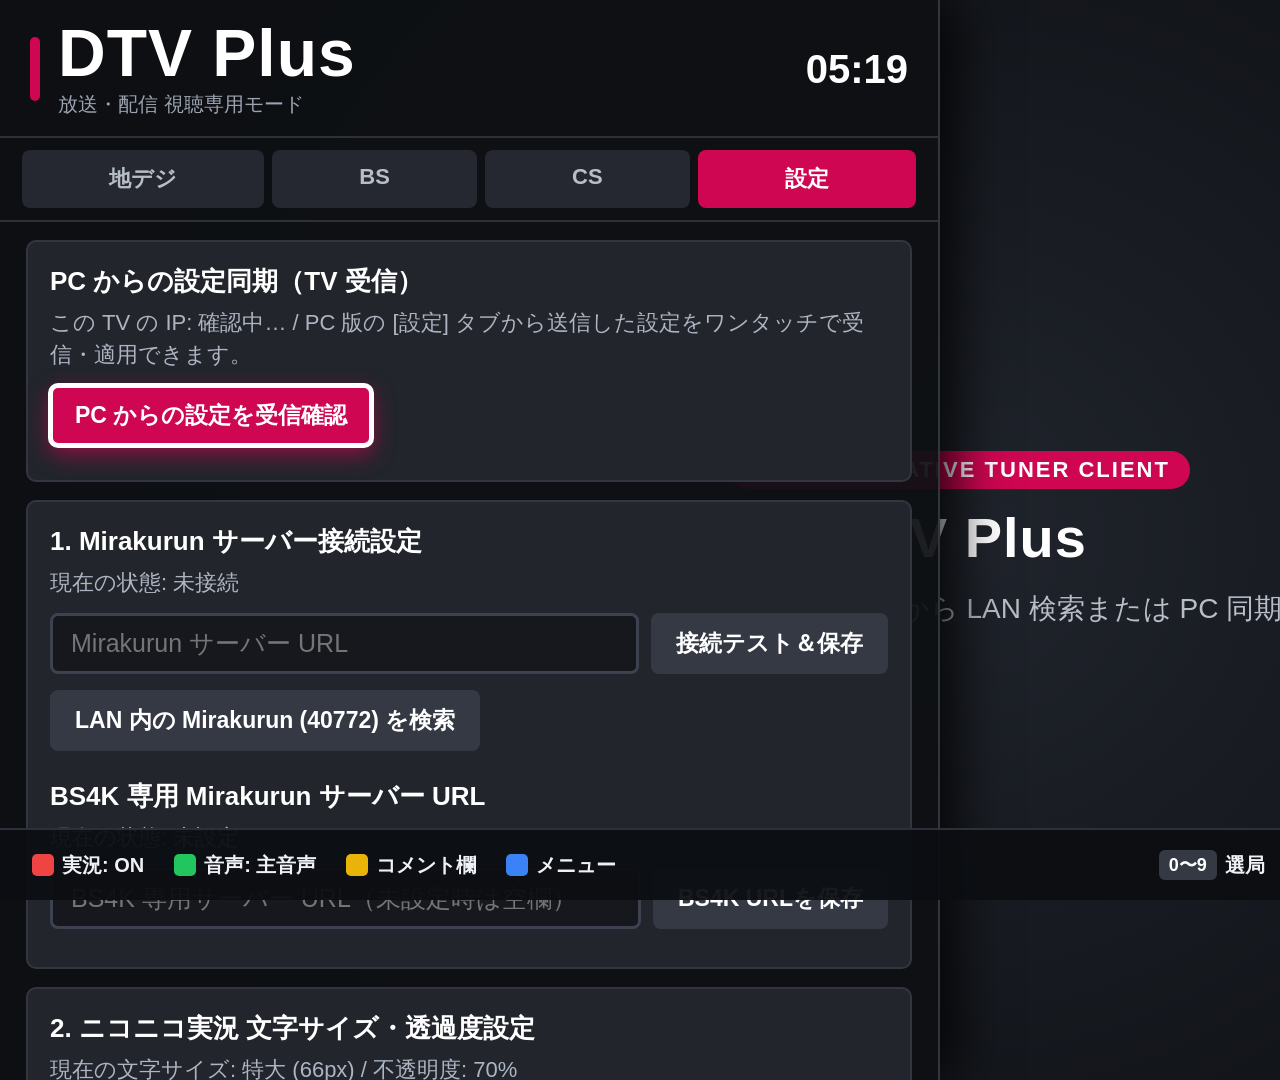
<file: app/index.html>
<!DOCTYPE html>
<html lang="ja">
<head>
  <meta charset="utf-8">
  <meta name="viewport" content="width=1920, height=1080, initial-scale=1.0, user-scalable=no">
  <title>DTV Plus</title>
  <link rel="stylesheet" href="css/app.css">
</head>
<body>
  <!-- 1. ハードウェアデコード映像レイヤー & ARIB STD-B24 字幕/文字スーパーレイヤー (L字縮小連動) -->
  <div id="video-container">
    <video id="tv-video" autoplay playsinline></video>
    <canvas id="caption-canvas" width="1920" height="1080"></canvas>
    <canvas id="superimpose-canvas" width="1920" height="1080"></canvas>
  </div>

  <!-- 待機画面 -->
  <div id="standby-placeholder">
    <div class="standby-badge">LG webOS NATIVE TUNER CLIENT</div>
    <div class="standby-logo">DTV Plus</div>
    <div id="standby-msg" class="standby-msg">Mirakurun サーバーへ接続しています…</div>
  </div>

  <!-- 1b. ARIB BML データ放送オーバーレイレイヤー (web-bml) -->
  <div id="bml-overlay" class="hidden">
    <div id="bml-stage" class="bml-stage">
      <div id="bml-content" class="bml-content-host"></div>
    </div>
    <div id="bml-input-overlay" class="bml-input-overlay" style="display:none;">
      <div class="bml-input-title">データ放送 文字入力</div>
      <div><input type="text" class="tver-input" style="width:100%; margin:10px 0;"></div>
      <div class="bml-input-actions">
        <button class="submit btn-action">確定</button>
        <button class="cancel btn-action">キャンセル</button>
      </div>
    </div>
    <div id="bml-status-badge" class="bml-status-badge" style="display:none;">データ取得中…</div>
  </div>

  <!-- 2. ニコニコ実況 GPU弾幕レイヤー -->
  <div id="danmaku-layer"></div>

  <!-- 3. LG純正風 リッチ通知カード -->
  <div id="rich-toast" class="type-info">
    <div id="toast-title" class="toast-title">通知</div>
    <div id="toast-detail" class="toast-detail"></div>
  </div>

  <!-- 3b. LG純正 SimilarListISDB 準拠 チャンネル番号入力＆候補リスト (左上) -->
  <div id="similar-list-box" class="hidden">
    <div class="sim-input-header">
      <span id="sim-band-badge" class="sim-band-badge">BS</span>
      <span id="sim-digits" class="sim-digits">---</span>
      <span id="sim-mode-hint" class="sim-mode-hint">3桁入力 / 候補選択</span>
    </div>
    <div id="sim-list-body" class="sim-list-body"></div>
  </div>

  <!-- 3c. LG純正風 データ放送あり通知アイコン (選局初回のみ右下に数秒表示 / クリックで起動) -->
  <div id="bml-avail-badge" class="bml-avail-badge hidden" title="データ放送を開く (d)">
    <span class="bml-avail-d">d</span>
    <span class="bml-avail-txt">データ</span>
  </div>

  <!-- 4. 下部 OSD 番組情報バナー -->
  <div id="osd-banner">
    <div class="osd-top-row">
      <div class="osd-ch-wrap">
        <span id="osd-remocon" class="osd-remocon-badge">1</span>
        <img id="osd-logo" class="osd-ch-logo" alt="" style="display:none;">
        <span id="osd-ch-name" class="osd-ch-name">チャンネル未選択</span>
      </div>
      <div class="osd-badges">
        <span id="osd-rec-btn" class="pill-badge rec-btn">● 録画予約</span>
        <span id="osd-mode-badge" class="pill-badge live">LIVE TS</span>
        <span id="osd-bml-badge" class="pill-badge bml-avail-pill" style="display:none;">データd</span>
        <span id="osd-sub-badge" class="pill-badge">字幕: OFF</span>
        <span id="osd-audio-badge" class="pill-badge">音声: 主音声</span>
        <span id="osd-jk-badge" class="pill-badge jk">実況: --</span>
      </div>
    </div>
    <div id="osd-prog-title" class="osd-prog-title">番組情報を取得中…</div>
    <div class="osd-time-row">
      <span id="osd-time-text" class="osd-time-text">--:-- 〜 --:--</span>
      <div class="osd-progress-track">
        <div id="osd-progress-fill" class="osd-progress-fill"></div>
      </div>
    </div>
    <div id="osd-desc" class="osd-desc"></div>
    <div id="osd-next" class="osd-next"></div>
  </div>

  <!-- 5. 左側 DTV メインメニュー -->
  <div id="left-drawer">
    <div class="drawer-header">
      <div class="brand-title">
        <div class="brand-accent-bar"></div>
        <div class="brand-text-col">
          <span class="brand-main">DTV Plus</span>
          <span id="brand-mode-sub" class="brand-sub">放送・配信・録画統合ビューワー</span>
        </div>
      </div>
      <div id="header-clock" class="header-clock">--:--</div>
    </div>

    <div id="nav-tabs" class="nav-tabs"></div>
    <div id="drawer-body"></div>
  </div>

  <!-- 6. 番組表オーバーレイ -->
  <div id="epg-overlay" class="hidden">
    <div class="epg-top-bar">
      <div class="epg-title-wrap">
        <div class="brand-accent-bar"></div>
        <span class="epg-main-title">番組表</span>
        <span id="epg-range-label" class="brand-sub">本日の番組</span>
      </div>
      <div id="epg-controls" class="epg-controls">
        <button class="btn-action" data-epg-type="GR">地デジ</button>
        <button class="btn-action" data-epg-type="BS">BS</button>
        <button class="btn-action" data-epg-type="BS4K">BS4K</button>
        <button class="btn-action" data-epg-type="CS">CS</button>
        <button class="btn-action" data-epg-type="ABEMA">ABEMA</button>
        <button class="btn-action" data-epg-shift="-24">◀前日</button>
        <button class="btn-action" data-epg-shift="-3">◀-3h</button>
        <button class="btn-action" data-epg-shift="0">現在</button>
        <button class="btn-action" data-epg-shift="3">+3h▶</button>
        <button class="btn-action" data-epg-shift="24">翌日▶</button>
        <button class="btn-action" id="btn-epg-close">閉じる</button>
      </div>
    </div>
    <div class="epg-header-row">
      <div class="epg-time-corner">時刻</div>
      <div id="epg-ch-headers"></div>
    </div>
    <div class="epg-viewport">
      <div id="epg-time-axis"></div>
      <div id="epg-grid-scroll">
        <div id="epg-columns-wrap"></div>
      </div>
    </div>
  </div>

  <!-- 6b. 全画面 録画・保存ライブラリ (EPGStation 録画一覧 + TVer/ABEMA 保存管理) -->
  <div id="recorded-overlay" class="hidden">
    <div class="rec-top-bar">
      <div class="rec-title-wrap">
        <div class="brand-accent-bar" style="height:40px;"></div>
        <span class="epg-main-title">録画・保存ライブラリ</span>
        <span id="rec-count-label" class="brand-sub">読み込み中…</span>
        <span id="rec-storage-badge" class="rec-storage-badge"></span>
      </div>
      <div id="rec-toolbar" class="rec-toolbar">
        <button class="btn-action" data-rec-sort="date_desc">新しい順 ▼</button>
        <button class="btn-action" data-rec-sort="date_asc">古い順 ▲</button>
        <button class="btn-action" data-rec-sort="title_asc">番組名順</button>
        <button class="btn-action" data-rec-sort="duration_desc">長さ順</button>
        <button class="btn-action" data-rec-sort="resume_first">視聴途中優先</button>
        <input id="rec-search-input" type="text" class="rec-search-input" placeholder="録画キーワード検索…">
        <button class="btn-action" id="btn-rec-search">検索</button>
        <button class="btn-action" id="btn-rec-reload">更新</button>
        <button class="btn-action" id="btn-rec-close">閉じる</button>
      </div>
    </div>
    <div class="rec-body-split">
      <div id="rec-sidebar" class="rec-sidebar"></div>
      <div class="rec-main-pane">
        <div id="rec-main-list" class="rec-main-list"></div>
        <div id="rec-pager-bar" class="rec-pager-bar"></div>
      </div>
    </div>
  </div>

  <!-- 7. 番組詳細 & 録画・保存確認モーダル -->
  <div id="modal-backdrop" class="hidden">
    <div class="modal-card">
      <div id="modal-sub" class="modal-sub"></div>
      <div id="modal-title" class="modal-title"></div>
      <div id="modal-body" class="modal-body"></div>
      <div id="modal-actions" class="modal-actions"></div>
    </div>
  </div>

  <!-- 8. 右側 リアルタイム実況コメントログ -->
  <div id="right-comment-panel" class="closed">
    <div class="comment-panel-hdr">
      <span id="comment-panel-title" class="comment-panel-title">ニコニコ実況</span>
      <span id="comment-force" class="comment-force">0 コメ/分</span>
    </div>
    <div id="comment-log-list"></div>
  </div>

  <!-- 9. 下部 リモコンガイドバー (折り返し完全防止 + データ放送連動ガイド切替) -->
  <div id="bottom-guide-bar">
    <div id="guide-normal-wrap" class="guide-bar-inner">
      <div class="guide-group">
        <div id="btn-guide-red" class="guide-btn">
          <span class="color-dot dot-red"></span><span id="label-red">実況: ON</span>
        </div>
        <div id="btn-guide-green" class="guide-btn">
          <span class="color-dot dot-green"></span><span id="label-green">音声: 主音声</span>
        </div>
        <div id="btn-guide-yellow" class="guide-btn">
          <span class="color-dot dot-yellow"></span><span>コメント欄</span>
        </div>
        <div id="btn-guide-blue" class="guide-btn">
          <span class="color-dot dot-blue"></span><span>メニュー</span>
        </div>
      </div>
      <div class="guide-group">
        <div class="guide-btn" id="btn-guide-3digit">
          <span class="key-cap">0〜9</span><span>選局</span>
        </div>
        <div class="guide-btn" id="btn-guide-sub">
          <span class="key-cap">字幕</span><span id="label-sub">字幕: OFF</span>
        </div>
        <div class="guide-btn" id="btn-guide-bml">
          <span class="key-cap key-cap-bml">d</span><span>データ</span>
        </div>
        <div class="guide-btn" id="btn-guide-epg">
          <span class="key-cap">番組表</span><span>番組表</span>
        </div>
        <div class="guide-btn" id="btn-guide-reclist">
          <span class="key-cap">録画一覧</span><span>録画</span>
        </div>
        <div class="guide-btn" id="btn-guide-rec">
          <span id="keycap-rec" class="key-cap key-cap-rec">●録画</span><span id="label-rec">開始</span>
        </div>
        <div class="guide-btn" id="btn-guide-info">
          <span class="key-cap">決定</span><span>情報</span>
        </div>
      </div>
    </div>

    <div id="guide-bml-wrap" class="guide-bar-inner hidden">
      <div class="guide-group">
        <div id="btn-bml-blue" class="guide-btn">
          <span class="color-dot dot-blue"></span><span>青</span>
        </div>
        <div id="btn-bml-red" class="guide-btn">
          <span class="color-dot dot-red"></span><span>赤</span>
        </div>
        <div id="btn-bml-green" class="guide-btn">
          <span class="color-dot dot-green"></span><span>緑</span>
        </div>
        <div id="btn-bml-yellow" class="guide-btn">
          <span class="color-dot dot-yellow"></span><span>黄</span>
        </div>
      </div>
      <div class="guide-group bml-dpad-group">
        <div class="guide-btn bml-nav-btn" id="btn-bml-left" title="左へ移動">◀</div>
        <div class="guide-btn bml-nav-btn" id="btn-bml-up" title="上へ移動">▲</div>
        <div class="guide-btn bml-nav-btn" id="btn-bml-down" title="下へ移動">▼</div>
        <div class="guide-btn bml-nav-btn" id="btn-bml-right" title="右へ移動">▶</div>
        <div class="guide-btn bml-ok-btn" id="btn-bml-ok" title="決定">決定</div>
      </div>
      <div class="guide-group bml-num-group" id="bml-num-group" style="display:none;">
        <div class="guide-btn bml-nav-btn" data-bml-digit="1">1</div>
        <div class="guide-btn bml-nav-btn" data-bml-digit="2">2</div>
        <div class="guide-btn bml-nav-btn" data-bml-digit="3">3</div>
        <div class="guide-btn bml-nav-btn" data-bml-digit="4">4</div>
        <div class="guide-btn bml-nav-btn" data-bml-digit="5">5</div>
        <div class="guide-btn bml-nav-btn" data-bml-digit="6">6</div>
        <div class="guide-btn bml-nav-btn" data-bml-digit="7">7</div>
        <div class="guide-btn bml-nav-btn" data-bml-digit="8">8</div>
        <div class="guide-btn bml-nav-btn" data-bml-digit="9">9</div>
        <div class="guide-btn bml-nav-btn" data-bml-digit="0">0</div>
      </div>
      <div class="guide-group">
        <div class="guide-btn" id="btn-bml-back">
          <span class="key-cap">戻る</span><span>前の画面</span>
        </div>
        <div class="guide-btn" id="btn-bml-sub">
          <span class="key-cap">字幕</span><span id="label-bml-sub">字幕: OFF</span>
        </div>
        <div class="guide-btn" id="btn-bml-close">
          <span class="key-cap key-cap-bml">d</span><span>閉じる</span>
        </div>
      </div>
    </div>
  </div>

  <script src="js/luna.js"></script>
  <script src="js/jikkyo.js"></script>
  <script src="js/mirakurun.js"></script>
  <script src="js/epgstation.js"></script>
  <script src="js/tver.js"></script>
  <script src="js/arib_bundle.js"></script>
  <script src="js/arib_manager.js"></script>
  <script src="js/qrcode.js"></script>
  <script src="js/app.js"></script>
</body>
</html>
</file>
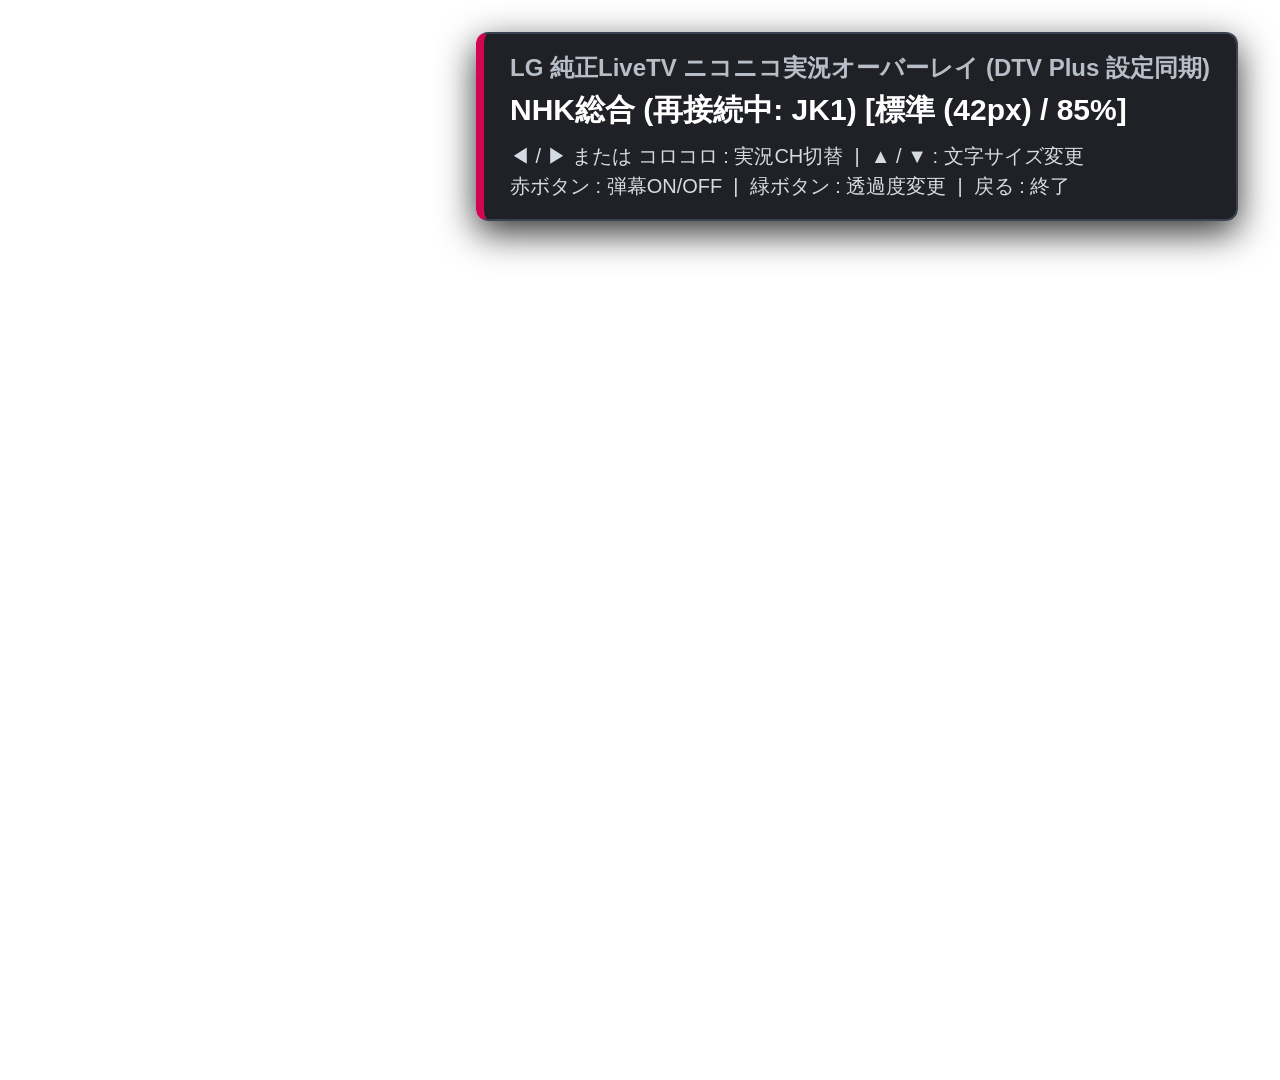
<file: overlay-app/index.html>
<!DOCTYPE html>
<html lang="ja">
<head>
  <meta charset="utf-8">
  <meta name="viewport" content="width=1920, height=1080, initial-scale=1.0, user-scalable=no">
  <title>DTV 実況オーバーレイ</title>
  <style>
    * { box-sizing: border-box; -webkit-user-select: none; user-select: none; }
    html, body {
      margin: 0; padding: 0;
      width: 1920px; height: 1080px;
      overflow: hidden;
      background-color: transparent !important;
      color: #ffffff;
      font-family: "LG Smart UI", "Noto Sans CJK JP", sans-serif;
    }
    #danmaku-layer {
      position: absolute;
      top: 0; left: 0;
      width: 1920px; height: 1080px;
      overflow: hidden;
      pointer-events: none;
    }
    .jk-bullet {
      position: absolute;
      left: 0;
      white-space: nowrap;
      font-weight: bold;
      line-height: 1.15;
      text-shadow:
        2px 2px 0 rgba(0, 0, 0, 0.95),
        -2px -2px 0 rgba(0, 0, 0, 0.95),
        2px -2px 0 rgba(0, 0, 0, 0.95),
        -2px 2px 0 rgba(0, 0, 0, 0.95);
      will-change: transform;
    }
    #hud {
      position: absolute;
      top: 32px; right: 42px;
      background-color: rgba(18, 20, 25, 0.94);
      border: 2px solid #3c424f;
      border-left: 8px solid #cf0652;
      border-radius: 12px;
      padding: 18px 26px;
      min-width: 460px;
      box-shadow: 0 12px 36px rgba(0, 0, 0, 0.8);
      -webkit-transition: opacity 0.25s ease;
      transition: opacity 0.25s ease;
    }
    #hud.hidden { opacity: 0; pointer-events: none; }
    .hud-title { font-size: 24px; font-weight: bold; color: #b8bec8; margin-bottom: 6px; }
    .hud-ch { font-size: 30px; font-weight: bold; color: #ffffff; margin-bottom: 10px; }
    .hud-hint { font-size: 20px; color: #d5dbe3; line-height: 1.5; }
  </style>
</head>
<body>
  <div id="danmaku-layer"></div>
  <div id="hud">
    <div class="hud-title">LG 純正LiveTV ニコニコ実況オーバーレイ (DTV Plus 設定同期)</div>
    <div id="hud-ch" class="hud-ch">設定を読み込み中…</div>
    <div class="hud-hint">
      ◀ / ▶ または コロコロ : 実況CH切替 &nbsp;|&nbsp; ▲ / ▼ : 文字サイズ変更<br>
      赤ボタン : 弾幕ON/OFF &nbsp;|&nbsp; 緑ボタン : 透過度変更 &nbsp;|&nbsp; 戻る : 終了
    </div>
  </div>

  <script src="jikkyo.js"></script>
  <script>
    (function () {
      'use strict';
      var channels = window.JikkyoModule.JIKKYO_CHANNELS;
      var sizeKeys = ['small', 'medium', 'large', 'xlarge'];
      var opacities = [0.25, 0.50, 0.70, 0.85, 1.0];
      var currentIdx = 0;
      var curSizeKey = 'medium';
      var curOpacity = 0.85;
      var lastWheel = 0;

      var hud = document.getElementById('hud');
      var hudCh = document.getElementById('hud-ch');
      var hudTimer = null;
      var statusStr = '';

      var engine = new window.JikkyoModule.JikkyoEngine(document.getElementById('danmaku-layer'), {
        onStatus: function (st) {
          statusStr = st;
          updateHudLabel();
        }
      });

      function applyPrefsObject(p, allowSwitchChannel) {
        if (!p) return;
        if (p.fontSizeKey && sizeKeys.indexOf(p.fontSizeKey) !== -1 && p.fontSizeKey !== curSizeKey) {
          curSizeKey = p.fontSizeKey;
          engine.setFontSizeKey(curSizeKey);
        }
        if (typeof p.opacity === 'number' && Math.abs(p.opacity - curOpacity) > 0.01) {
          curOpacity = p.opacity;
          engine.setOpacity(curOpacity);
        }
        if (typeof p.enabled === 'boolean' && p.enabled !== engine.enabled) {
          engine.setEnabled(p.enabled);
        }
        if (allowSwitchChannel && p.jkId) {
          for (var i = 0; i < channels.length; i++) {
            if (channels[i].id === p.jkId) {
              currentIdx = i;
              break;
            }
          }
        }
        updateHudLabel();
      }

      function persistToSharedDaemon() {
        if (window.JikkyoModule.syncSharedPrefs) {
          window.JikkyoModule.syncSharedPrefs({
            enabled: engine.enabled,
            fontSizeKey: curSizeKey,
            opacity: curOpacity,
            jkId: channels[currentIdx].id
          });
        }
      }

      function updateHudLabel() {
        var ch = channels[currentIdx];
        var preset = window.JikkyoModule.FONT_SIZE_PRESETS[curSizeKey] || window.JikkyoModule.FONT_SIZE_PRESETS.medium;
        var op = Math.round(curOpacity * 100) + '%';
        var onOff = engine.enabled ? '' : ' [OFF]';
        hudCh.textContent = ch.name + ' (' + (statusStr || ch.id.toUpperCase()) + ')' + onOff + '  [' + preset.label + ' / ' + op + ']';
      }

      function showHud() {
        updateHudLabel();
        hud.className = '';
        if (hudTimer) clearTimeout(hudTimer);
        hudTimer = setTimeout(function () { hud.className = 'hidden'; }, 5500);
      }

      function selectIndex(idx) {
        currentIdx = (idx + channels.length) % channels.length;
        var ch = channels[currentIdx];
        engine.connect(ch.id);
        persistToSharedDaemon();
        showHud();
      }

      // 1. まず launchParams があれば反映し、続けてデーモン (127.0.0.1:7019/api/prefs/jikkyo) から DTV Plus の最新設定を取得して適用
      var hasLaunchJk = false;
      try {
        if (window.PalmSystem && window.PalmSystem.launchParams) {
          var lp = JSON.parse(window.PalmSystem.launchParams);
          if (lp && lp.jkId) hasLaunchJk = true;
          applyPrefsObject(lp, true);
        }
      } catch (e) {}

      window.JikkyoModule.fetchSharedPrefs(function (err, shared) {
        if (!err && shared) {
          applyPrefsObject(shared, !hasLaunchJk);
        }
        engine.setFontSizeKey(curSizeKey);
        engine.setOpacity(curOpacity);
        selectIndex(currentIdx);
      });

      // DTV Plus 側で後から設定変更された場合も自動追従 (5秒ポーリング)
      setInterval(function () {
        window.JikkyoModule.fetchSharedPrefs(function (err, shared) {
          if (!err && shared) {
            applyPrefsObject(shared, false);
          }
        });
      }, 5000);

      document.addEventListener('keydown', function (ev) {
        var c = ev.keyCode;
        if (c === 37) { ev.preventDefault(); selectIndex(currentIdx - 1); }
        else if (c === 39) { ev.preventDefault(); selectIndex(currentIdx + 1); }
        else if (c === 38) {
          ev.preventDefault();
          var si = Math.min(sizeKeys.length - 1, sizeKeys.indexOf(curSizeKey) + 1);
          curSizeKey = sizeKeys[si];
          engine.setFontSizeKey(curSizeKey);
          persistToSharedDaemon();
          showHud();
        } else if (c === 40) {
          ev.preventDefault();
          var si2 = Math.max(0, sizeKeys.indexOf(curSizeKey) - 1);
          curSizeKey = sizeKeys[si2];
          engine.setFontSizeKey(curSizeKey);
          persistToSharedDaemon();
          showHud();
        } else if (c === 403 || c === 82) {
          ev.preventDefault();
          engine.setEnabled(!engine.enabled);
          persistToSharedDaemon();
          showHud();
        } else if (c === 404 || c === 71) {
          ev.preventDefault();
          var nextOp = opacities[0];
          for (var i = 0; i < opacities.length; i++) {
            if (Math.abs(opacities[i] - curOpacity) < 0.04) {
              nextOp = opacities[(i + 1) % opacities.length];
              break;
            }
          }
          curOpacity = nextOp;
          engine.setOpacity(curOpacity);
          persistToSharedDaemon();
          showHud();
        } else if (c === 13) {
          ev.preventDefault();
          showHud();
        } else if (c === 461 || c === 27 || c === 8) {
          ev.preventDefault();
          engine.disconnect();
          window.close();
          if (window.PalmSystem && window.PalmSystem.platformBack) {
            window.PalmSystem.platformBack();
          }
        }
      });

      // Magicリモコンのコロコロで実況チャンネル切替
      function onWheel(ev) {
        var d = ev.wheelDelta ? -ev.wheelDelta : (ev.deltaY || 0);
        if (!d) return;
        ev.preventDefault();
        var now = Date.now();
        if (now - lastWheel < 300) return;
        lastWheel = now;
        selectIndex(currentIdx + (d < 0 ? 1 : -1));
      }
      window.addEventListener('mousewheel', onWheel, false);
      window.addEventListener('wheel', onWheel, false);
    })();
  </script>
</body>
</html>
</file>
<file: app/css/app.css>
/* -*- coding: utf-8 -*-
 * app.css - LG webOS 純正 DTV アプリ基調テーマ & 55インチ大型タイポグラフィ
 * フォーカス色: #cf0652 (LG Signature Magenta) / 背景: ダークスレートチャコール
 * Chromium 53 (Blink 53) 完全互換: gap / grid / inset / @layer 不使用
 */
* {
  box-sizing: border-box;
  -webkit-user-select: none;
  user-select: none;
}

@font-face {
  font-family: "丸ゴシック";
  src: url("../fonts/KosugiMaru-Regular.woff2") format("woff2");
  font-weight: normal;
  font-style: normal;
}

@font-face {
  font-family: "丸ゴシック";
  src: url("../fonts/KosugiMaru-Bold.woff2") format("woff2");
  font-weight: bold;
  font-style: normal;
}

@font-face {
  font-family: "太丸ゴシック";
  src: url("../fonts/KosugiMaru-Bold.woff2") format("woff2");
  font-weight: normal;
  font-style: normal;
}

@font-face {
  font-family: "角ゴシック";
  src: url("../fonts/Kosugi-Regular.woff2") format("woff2");
  font-weight: normal;
  font-style: normal;
}

html, body {
  margin: 0;
  padding: 0;
  width: 1920px;
  height: 1080px;
  overflow: hidden;
  background-color: #000000;
  color: #ffffff;
  font-family: "LG Smart UI", "LG Smart", "Noto Sans CJK JP", "Noto Sans JP", sans-serif;
  font-size: 24px;
}

/* 1. ハードウェア動画レイヤー & ARIB 字幕/文字スーパーレイヤー */
#video-container {
  position: absolute;
  top: 0;
  left: 0;
  width: 1920px;
  height: 1080px;
  background-color: #000000;
  overflow: hidden;
  z-index: 1;
}

#tv-video {
  width: 100%;
  height: 100%;
  background-color: #000000;
  display: block;
}

#caption-canvas,
#superimpose-canvas {
  position: absolute;
  top: 0;
  left: 0;
  width: 100%;
  height: 100%;
  pointer-events: none;
}

#caption-canvas {
  z-index: 3;
}

#superimpose-canvas {
  z-index: 4;
}

/* 1b. ARIB BML データ放送レイヤー */
#bml-overlay {
  position: absolute;
  top: 0;
  left: 0;
  width: 1920px;
  height: 1080px;
  overflow: hidden;
  z-index: 6;
  touch-action: manipulation;
}

#bml-overlay.hidden {
  display: none;
}

#bml-overlay.bml-pointer-hit,
#bml-overlay.bml-pointer-hit * {
  cursor: pointer !important;
}

.bml-tap-ripple {
  position: fixed;
  width: 34px;
  height: 34px;
  margin-left: -17px;
  margin-top: -17px;
  border-radius: 50%;
  border: 3px solid rgba(0, 196, 255, 0.92);
  background-color: rgba(0, 196, 255, 0.22);
  pointer-events: none;
  z-index: 30;
  -webkit-transform: scale(0.55);
  transform: scale(0.55);
  opacity: 0.95;
  -webkit-transition: -webkit-transform 0.24s ease-out, opacity 0.24s ease-out;
  transition: transform 0.24s ease-out, opacity 0.24s ease-out;
}

.bml-tap-ripple.expand {
  -webkit-transform: scale(1.45);
  transform: scale(1.45);
  opacity: 0;
}

.bml-dpad-group .bml-nav-btn {
  min-width: 48px;
  justify-content: center;
  padding-left: 12px;
  padding-right: 12px;
  font-weight: bold;
  touch-action: manipulation;
}

.bml-dpad-group .bml-ok-btn {
  background-color: #cf0652;
  border-color: #ff4d8d;
  color: #ffffff;
  font-weight: bold;
  padding-left: 18px;
  padding-right: 18px;
  touch-action: manipulation;
}

.bml-dpad-group .bml-ok-btn:hover {
  background-color: #e61666;
}

.bml-stage {
  position: absolute;
  top: 0;
  left: 0;
  width: 960px;
  height: 540px;
  -webkit-transform-origin: 0 0;
  transform-origin: 0 0;
  -webkit-transform: scale(2, 2);
  transform: scale(2, 2);
}

.bml-content-host {
  width: 100%;
  height: 100%;
  position: relative;
}

.bml-status-badge {
  position: absolute;
  right: 38px;
  bottom: 92px;
  background-color: rgba(16, 18, 24, 0.92);
  border: 2px solid #cf0652;
  color: #ffffff;
  font-size: 23px;
  font-weight: bold;
  padding: 8px 22px;
  border-radius: 8px;
  white-space: nowrap;
  box-shadow: 0 8px 24px rgba(0, 0, 0, 0.8);
  z-index: 15;
}

/* LG純正風: 選局初回の右下「d データ」通知アイコン (データ放送ありチャンネルのみ) */
.bml-avail-badge {
  position: absolute;
  right: 46px;
  bottom: 108px;
  z-index: 12;
  display: -webkit-flex;
  display: flex;
  -webkit-align-items: center;
  align-items: center;
  padding: 8px 18px 8px 10px;
  border-radius: 10px;
  background-color: rgba(14, 18, 26, 0.86);
  border: 2px solid rgba(255, 255, 255, 0.28);
  box-shadow: 0 10px 28px rgba(0, 0, 0, 0.72);
  color: #ffffff;
  opacity: 0;
  pointer-events: none;
  -webkit-transition: opacity 0.28s ease, -webkit-transform 0.28s ease;
  transition: opacity 0.28s ease, transform 0.28s ease;
  -webkit-transform: translateY(10px);
  transform: translateY(10px);
}
.bml-avail-badge.visible {
  opacity: 1;
  pointer-events: auto;
  -webkit-transform: translateY(0);
  transform: translateY(0);
}
.bml-avail-badge:hover {
  border-color: #38bdf8;
  background-color: rgba(20, 32, 52, 0.94);
}
.bml-avail-d {
  display: inline-block;
  width: 34px;
  height: 34px;
  line-height: 32px;
  text-align: center;
  border-radius: 7px;
  background-color: #1d4ed8;
  border: 2px solid #93c5fd;
  color: #ffffff;
  font-size: 23px;
  font-weight: bold;
  font-family: Georgia, "Times New Roman", serif;
  margin-right: 10px;
}
.bml-avail-txt {
  font-size: 22px;
  font-weight: bold;
  letter-spacing: 1px;
  color: #f8fafc;
}
.pill-badge.bml-avail-pill {
  background-color: #1e3a8a;
  color: #e0f2fe;
  border: 1px solid rgba(147, 197, 253, 0.55);
}

.bml-input-overlay {
  position: absolute;
  left: 560px;
  top: 380px;
  width: 800px;
  background-color: rgba(20, 23, 30, 0.97);
  border: 2px solid #cf0652;
  border-radius: 12px;
  padding: 24px 30px;
  z-index: 20;
  box-shadow: 0 20px 54px rgba(0, 0, 0, 0.9);
}

.bml-input-title {
  font-size: 26px;
  font-weight: bold;
  color: #ffffff;
}

.bml-input-actions {
  display: -webkit-flex;
  display: flex;
  -webkit-justify-content: flex-end;
  justify-content: flex-end;
}

.bml-input-actions .btn-action {
  margin-left: 12px;
}

/* 待機画面 */
#standby-placeholder {
  position: absolute;
  top: 0;
  left: 0;
  width: 1920px;
  height: 1080px;
  display: -webkit-flex;
  display: flex;
  -webkit-flex-direction: column;
  flex-direction: column;
  -webkit-align-items: center;
  align-items: center;
  -webkit-justify-content: center;
  justify-content: center;
  background: radial-gradient(circle at center, #20242c 0%, #0d0f13 78%);
  z-index: 2;
}

#standby-placeholder.hidden {
  display: none;
}

.standby-badge {
  background-color: #cf0652;
  color: #ffffff;
  font-size: 22px;
  font-weight: bold;
  padding: 6px 20px;
  border-radius: 999px;
  letter-spacing: 2px;
  margin-bottom: 16px;
  white-space: nowrap;
}

.standby-logo {
  font-size: 56px;
  font-weight: bold;
  color: #ffffff;
  letter-spacing: 1px;
  margin-bottom: 18px;
}

.standby-msg {
  font-size: 28px;
  color: #b8bec8;
  max-width: 1280px;
  text-align: center;
  line-height: 1.5;
}

/* 2. ニコニコ実況 GPU弾幕レイヤー */
#danmaku-layer {
  position: absolute;
  top: 0;
  left: 0;
  width: 1920px;
  height: 1080px;
  overflow: hidden;
  pointer-events: none;
  z-index: 10;
}

.jk-bullet {
  position: absolute;
  left: 0;
  white-space: nowrap;
  font-weight: bold;
  line-height: 1.15;
  text-shadow:
    2px 2px 0 rgba(0, 0, 0, 0.95),
    -2px -2px 0 rgba(0, 0, 0, 0.95),
    2px -2px 0 rgba(0, 0, 0, 0.95),
    -2px 2px 0 rgba(0, 0, 0, 0.95),
    0 4px 10px rgba(0, 0, 0, 0.8);
  will-change: transform;
  pointer-events: none;
}

/* 3. LG純正風 リッチ通知カード (右上) */
#rich-toast {
  position: absolute;
  top: 34px;
  right: 42px;
  min-width: 480px;
  max-width: 780px;
  background-color: rgba(24, 27, 33, 0.96);
  border: 2px solid #3c414c;
  border-left: 8px solid #cf0652;
  border-radius: 12px;
  padding: 18px 26px;
  box-shadow: 0 14px 40px rgba(0, 0, 0, 0.78);
  z-index: 80;
  opacity: 0;
  -webkit-transform: translate3d(0, -18px, 0);
  transform: translate3d(0, -18px, 0);
  -webkit-transition: opacity 0.22s ease, -webkit-transform 0.22s ease;
  transition: opacity 0.22s ease, transform 0.22s ease;
  pointer-events: none;
}

#rich-toast.visible {
  opacity: 1;
  -webkit-transform: translate3d(0, 0, 0);
  transform: translate3d(0, 0, 0);
}

#rich-toast.type-success { border-left-color: #10b981; }
#rich-toast.type-warn    { border-left-color: #f59e0b; }
#rich-toast.type-error   { border-left-color: #ef4444; }
#rich-toast.type-info    { border-left-color: #cf0652; }

.toast-title {
  font-size: 26px;
  font-weight: bold;
  color: #ffffff;
  margin-bottom: 6px;
}

.toast-detail {
  font-size: 22px;
  color: #c5cbd4;
  line-height: 1.4;
}

/* 3b. LG純正 SimilarList / SimilarListISDB 完全トレース チャンネル番号入力パネル (左上) */
#similar-list-box {
  position: absolute;
  top: 28px;
  left: 36px;
  width: 540px;
  z-index: 85;
  border-radius: 10px;
  overflow: hidden;
  border: 2px solid #3c424f;
  box-shadow: 0 18px 48px rgba(0, 0, 0, 0.88);
}

#similar-list-box.hidden {
  display: none;
}

.sim-input-header {
  height: 126px;
  background-color: rgba(0, 0, 0, 0.92);
  padding: 0 26px;
  display: -webkit-flex;
  display: flex;
  -webkit-align-items: center;
  align-items: center;
  border-bottom: 2px solid #cf0652;
}

.sim-band-badge {
  background-color: #cf0652;
  color: #ffffff;
  font-size: 22px;
  font-weight: bold;
  padding: 6px 14px;
  border-radius: 6px;
  margin-right: 20px;
  min-width: 72px;
  text-align: center;
  white-space: nowrap;
  -webkit-flex-shrink: 0;
  flex-shrink: 0;
}

.sim-digits {
  font-size: 74px;
  font-weight: bold;
  color: #ffffff;
  letter-spacing: 4px;
  line-height: 1;
  white-space: nowrap;
  -webkit-flex: 1;
  flex: 1;
}

.sim-mode-hint {
  font-size: 18px;
  color: #a6aeb9;
  text-align: right;
  line-height: 1.35;
  white-space: nowrap;
  -webkit-flex-shrink: 0;
  flex-shrink: 0;
}

.sim-list-body {
  max-height: 372px;
  overflow-y: auto;
  background-color: rgba(14, 16, 20, 0.86);
}

.sim-item {
  height: 62px;
  padding: 0 22px;
  display: -webkit-flex;
  display: flex;
  -webkit-align-items: center;
  align-items: center;
  border-bottom: 1px solid rgba(255, 255, 255, 0.08);
  cursor: pointer;
}

.sim-item.focused, .sim-item:hover {
  background-color: #cf0652;
  color: #ffffff;
}

.sim-item-num {
  font-size: 26px;
  font-weight: bold;
  color: #ffffff;
  min-width: 68px;
  margin-right: 12px;
  white-space: nowrap;
  -webkit-flex-shrink: 0;
  flex-shrink: 0;
}

.sim-item-sc {
  background-color: #343944;
  color: #e2e6ed;
  font-size: 18px;
  font-weight: bold;
  padding: 2px 8px;
  border-radius: 4px;
  margin-right: 12px;
  white-space: nowrap;
  -webkit-flex-shrink: 0;
  flex-shrink: 0;
}

.sim-item.focused .sim-item-sc, .sim-item:hover .sim-item-sc {
  background-color: #16181d;
  color: #ffffff;
}

.sim-ch-logo {
  height: 30px;
  max-width: 60px;
  width: auto;
  border-radius: 4px;
  margin-right: 12px;
  background-color: #ffffff;
  padding: 2px 4px;
  object-fit: contain;
  -webkit-flex-shrink: 0;
  flex-shrink: 0;
}

.sim-item-name {
  font-size: 25px;
  font-weight: bold;
  color: #d5dbe3;
  white-space: nowrap;
  overflow: hidden;
  text-overflow: ellipsis;
  -webkit-flex: 1;
  flex: 1;
}

.sim-item.focused .sim-item-name, .sim-item:hover .sim-item-name {
  color: #ffffff;
}

.sim-empty {
  height: 110px;
  padding: 18px 24px;
  display: -webkit-flex;
  display: flex;
  -webkit-align-items: center;
  align-items: center;
  -webkit-justify-content: center;
  justify-content: center;
  text-align: center;
  font-size: 23px;
  color: #c5cbd4;
}

/* 4. 下部 OSD チャンネル・番組バナー (LG純正 LiveTV バナー準拠・大型文字) */
#osd-banner {
  position: absolute;
  left: 44px;
  right: 44px;
  bottom: 88px;
  background-color: rgba(16, 18, 23, 0.94);
  border-top: 4px solid #cf0652;
  border-radius: 12px;
  padding: 24px 34px;
  z-index: 25;
  box-shadow: 0 16px 44px rgba(0, 0, 0, 0.82);
  opacity: 0;
  -webkit-transform: translate3d(0, 24px, 0);
  transform: translate3d(0, 24px, 0);
  -webkit-transition: opacity 0.22s ease, -webkit-transform 0.22s ease;
  transition: opacity 0.22s ease, transform 0.22s ease;
  pointer-events: none;
}

#osd-banner.visible {
  opacity: 1;
  -webkit-transform: translate3d(0, 0, 0);
  transform: translate3d(0, 0, 0);
  pointer-events: auto;
}

.osd-top-row {
  display: -webkit-flex;
  display: flex;
  -webkit-justify-content: space-between;
  justify-content: space-between;
  -webkit-align-items: center;
  align-items: center;
  margin-bottom: 12px;
}

.osd-ch-wrap {
  display: -webkit-flex;
  display: flex;
  -webkit-align-items: center;
  align-items: center;
  -webkit-flex: 1;
  flex: 1;
  min-width: 0;
  overflow: hidden;
  margin-right: 16px;
}

.osd-remocon-badge {
  background-color: #cf0652;
  color: #ffffff;
  font-size: 28px;
  font-weight: bold;
  padding: 4px 18px;
  border-radius: 8px;
  margin-right: 16px;
  white-space: nowrap;
  -webkit-flex-shrink: 0;
  flex-shrink: 0;
}

.osd-ch-logo {
  height: 42px;
  max-width: 88px;
  width: auto;
  border-radius: 5px;
  margin-right: 14px;
  background-color: #f1f5f9;
  padding: 2px 5px;
  object-fit: contain;
  -webkit-flex-shrink: 0;
  flex-shrink: 0;
}

.osd-ch-name {
  font-size: 32px;
  font-weight: bold;
  color: #ffffff;
  margin-right: 16px;
  min-width: 0;
  white-space: nowrap;
  overflow: hidden;
  text-overflow: ellipsis;
}

.osd-badges {
  display: -webkit-flex;
  display: flex;
  -webkit-align-items: center;
  align-items: center;
  -webkit-flex-shrink: 0;
  flex-shrink: 0;
}

.pill-badge {
  background-color: #2f333d;
  color: #e2e6ed;
  font-size: 20px;
  font-weight: bold;
  padding: 6px 14px;
  border-radius: 6px;
  margin-left: 10px;
  white-space: nowrap;
  -webkit-flex-shrink: 0;
  flex-shrink: 0;
}

.pill-badge.live {
  background-color: #0077b6;
  color: #ffffff;
}

.pill-badge.jk {
  background-color: #3a3f4b;
  color: #ffffff;
  border-left: 4px solid #cf0652;
}

.pill-badge.rec-btn {
  background-color: #3b1d24;
  color: #ff8a8a;
  border: 2px solid #ef4444;
  cursor: pointer;
}

.pill-badge.rec-btn:hover {
  background-color: #ef4444;
  color: #ffffff;
}

.pill-badge.rec-btn.is-recording {
  background-color: #dc2626;
  color: #ffffff;
  border-color: #fca5a5;
}

.pill-badge.rec-btn.is-reserved {
  background-color: #b45309;
  color: #ffffff;
  border-color: #fbbf24;
}

.osd-prog-title {
  font-size: 38px;
  font-weight: bold;
  color: #ffffff;
  margin-bottom: 10px;
  white-space: nowrap;
  overflow: hidden;
  text-overflow: ellipsis;
}

.osd-time-row {
  display: -webkit-flex;
  display: flex;
  -webkit-align-items: center;
  align-items: center;
  margin-bottom: 12px;
}

.osd-time-text {
  font-size: 24px;
  font-weight: bold;
  color: #c5cbd4;
  margin-right: 22px;
  min-width: 200px;
  white-space: nowrap;
  -webkit-flex-shrink: 0;
  flex-shrink: 0;
}

.osd-progress-track {
  -webkit-flex: 1;
  flex: 1;
  height: 10px;
  background-color: #353942;
  border-radius: 5px;
  overflow: hidden;
  position: relative;
}

.osd-progress-track.seekable {
  cursor: pointer;
}

.osd-progress-fill {
  height: 100%;
  width: 0%;
  background-color: #cf0652;
  border-radius: 5px;
}

.osd-desc {
  font-size: 24px;
  color: #d2d7df;
  line-height: 1.42;
  max-height: 68px;
  overflow: hidden;
}

.osd-next {
  margin-top: 10px;
  font-size: 22px;
  color: #9ba3b0;
  white-space: nowrap;
  overflow: hidden;
  text-overflow: ellipsis;
}

/* 5. 左側 LG LiveMenu スタイル メインドロワー (半画面 940px 幅・大型文字) */
#left-drawer {
  position: absolute;
  top: 0;
  left: 0;
  width: 940px;
  height: 1080px;
  background-color: rgba(14, 16, 20, 0.94);
  border-right: 2px solid #31353e;
  z-index: 35;
  display: -webkit-flex;
  display: flex;
  -webkit-flex-direction: column;
  flex-direction: column;
  box-shadow: 16px 0 48px rgba(0, 0, 0, 0.82);
  -webkit-transform: translate3d(0, 0, 0);
  transform: translate3d(0, 0, 0);
  -webkit-transition: -webkit-transform 0.20s ease;
  transition: transform 0.20s ease;
}

#left-drawer.closed {
  -webkit-transform: translate3d(-960px, 0, 0);
  transform: translate3d(-960px, 0, 0);
}

.drawer-header {
  display: -webkit-flex;
  display: flex;
  -webkit-justify-content: space-between;
  justify-content: space-between;
  -webkit-align-items: center;
  align-items: center;
  padding: 20px 30px 18px 30px;
  border-bottom: 2px solid #2c3038;
}

.brand-title {
  display: -webkit-flex;
  display: flex;
  -webkit-align-items: center;
  align-items: center;
  min-width: 0;
  margin-right: 16px;
}

.brand-accent-bar {
  width: 10px;
  height: 64px;
  background-color: #cf0652;
  border-radius: 5px;
  margin-right: 18px;
  -webkit-flex-shrink: 0;
  flex-shrink: 0;
}

.brand-text-col {
  display: -webkit-flex;
  display: flex;
  -webkit-flex-direction: column;
  flex-direction: column;
  min-width: 0;
}

.brand-main {
  font-size: 66px;
  font-weight: bold;
  color: #ffffff;
  line-height: 1.02;
  letter-spacing: 1px;
  white-space: nowrap;
}

.brand-sub {
  font-size: 20px;
  color: #9ba3b0;
  margin-top: 4px;
  white-space: nowrap;
  overflow: hidden;
  text-overflow: ellipsis;
}

.header-clock {
  font-size: 40px;
  font-weight: bold;
  color: #ffffff;
  white-space: nowrap;
  -webkit-flex-shrink: 0;
  flex-shrink: 0;
}

/* ナビゲーションタブ (LG純正フラットピル + #cf0652 選択ハイライト) */
.nav-tabs {
  display: -webkit-flex;
  display: flex;
  padding: 12px 22px;
  border-bottom: 2px solid #2c3038;
  overflow-x: auto;
}

.nav-tab {
  -webkit-flex: 1 0 auto;
  flex: 1 0 auto;
  text-align: center;
  padding: 11px 10px;
  margin-right: 8px;
  border-radius: 8px;
  font-size: 22px;
  font-weight: bold;
  color: #b8bec8;
  background-color: #252830;
  border: 3px solid transparent;
  white-space: nowrap;
  cursor: pointer;
}

.nav-tab:last-child {
  margin-right: 0;
}

.nav-tab.active {
  background-color: #cf0652;
  color: #ffffff;
}

/* LG純正フォーカス表現 (#cf0652) */
.focusable.focused, .focusable:hover {
  border-color: #ffffff !important;
  background-color: #cf0652 !important;
  color: #ffffff !important;
  box-shadow: 0 6px 22px rgba(207, 6, 82, 0.55);
}

.focusable.focused .ch-prog-name,
.focusable.focused .ch-prog-time,
.focusable.focused .tver-ep-title,
.focusable.focused .tver-meta,
.focusable.focused .setting-desc,
.focusable:hover .ch-prog-name,
.focusable:hover .ch-prog-time,
.focusable:hover .tver-ep-title,
.focusable:hover .tver-meta {
  color: #ffffff !important;
}

.focusable.focused .ch-mini-fill,
.focusable:hover .ch-mini-fill {
  background-color: #ffffff !important;
}

.focusable.focused .ch-num,
.focusable:hover .ch-num {
  background-color: #16181d !important;
}

#drawer-body {
  -webkit-flex: 1;
  flex: 1;
  overflow-y: auto;
  padding: 18px 26px 92px 26px;
}

/* セクション見出し (履歴・カテゴリ用) */
.section-heading {
  font-size: 24px;
  font-weight: bold;
  color: #d5dbe3;
  margin: 10px 0 14px 0;
  padding-left: 14px;
  border-left: 6px solid #cf0652;
  display: -webkit-flex;
  display: flex;
  -webkit-justify-content: space-between;
  justify-content: space-between;
  -webkit-align-items: center;
  align-items: center;
}

/* チャンネル・履歴カード (55インチ向け大文字) */
.ch-card {
  background-color: #24272f;
  border: 3px solid #323640;
  border-radius: 10px;
  padding: 16px 22px;
  margin-bottom: 14px;
  cursor: pointer;
}

.ch-card.playing {
  border-color: #00b4d8;
  background-color: #1b2a34;
}

.ch-card.history-card {
  border-left: 8px solid #00b4d8;
  background-color: #202731;
}

.ch-card-top {
  display: -webkit-flex;
  display: flex;
  -webkit-justify-content: space-between;
  justify-content: space-between;
  -webkit-align-items: center;
  align-items: center;
  margin-bottom: 8px;
}

.ch-card-name-wrap {
  display: -webkit-flex;
  display: flex;
  -webkit-align-items: center;
  align-items: center;
  -webkit-flex: 1;
  flex: 1;
  min-width: 0;
  margin-right: 12px;
  overflow: hidden;
}

.ch-num {
  background-color: #3c424f;
  color: #ffffff;
  font-size: 22px;
  font-weight: bold;
  padding: 3px 12px;
  border-radius: 6px;
  margin-right: 12px;
  min-width: 54px;
  text-align: center;
  white-space: nowrap;
  -webkit-flex-shrink: 0;
  flex-shrink: 0;
}

.ch-card-logo {
  height: 36px;
  max-width: 76px;
  width: auto;
  border-radius: 5px;
  margin-right: 14px;
  background-color: #f1f5f9;
  padding: 2px 5px;
  object-fit: contain;
  -webkit-flex-shrink: 0;
  flex-shrink: 0;
}

.epg-ch-logo {
  height: 28px;
  max-width: 58px;
  width: auto;
  border-radius: 4px;
  margin-right: 10px;
  background-color: #f1f5f9;
  padding: 1px 4px;
  object-fit: contain;
  -webkit-flex-shrink: 0;
  flex-shrink: 0;
}

.ch-name {
  font-size: 29px;
  font-weight: bold;
  color: #ffffff;
  -webkit-flex: 1;
  flex: 1;
  min-width: 0;
  white-space: nowrap;
  overflow: hidden;
  text-overflow: ellipsis;
}

.ch-jk-wrap {
  display: -webkit-flex;
  display: flex;
  -webkit-align-items: center;
  align-items: center;
  -webkit-flex-shrink: 0;
  flex-shrink: 0;
  margin-left: 10px;
}

.ch-jk-tag {
  font-size: 20px;
  font-weight: bold;
  color: #e2e6ed;
  background-color: rgba(255, 255, 255, 0.14);
  padding: 0 12px;
  height: 32px;
  line-height: 32px;
  box-sizing: border-box;
  display: -webkit-inline-flex;
  display: inline-flex;
  -webkit-align-items: center;
  align-items: center;
  justify-content: center;
  border-radius: 6px;
  white-space: nowrap;
  -webkit-flex-shrink: 0;
  flex-shrink: 0;
}

/* KonomiTV 準拠 ニコニコ実況勢い 4段階カラー (normal / many / so-many / festival) */
.ch-force-tag {
  font-size: 20px;
  font-weight: bold;
  padding: 0 12px;
  height: 32px;
  line-height: 32px;
  box-sizing: border-box;
  display: -webkit-inline-flex;
  display: inline-flex;
  -webkit-align-items: center;
  align-items: center;
  justify-content: center;
  border-radius: 6px;
  margin-left: 6px;
  white-space: nowrap;
  -webkit-flex-shrink: 0;
  flex-shrink: 0;
}
.ch-force-tag.force-normal {
  color: #cfd6e0;
  background-color: rgba(255, 255, 255, 0.12);
}
.ch-force-tag.force-many {
  color: #1a1500;
  background-color: #f6d55c;
}
.ch-force-tag.force-so-many {
  color: #ffffff;
  background-color: #ef6c00;
}
.ch-force-tag.force-festival {
  color: #ffffff;
  background-color: #e6004c;
}

.ch-prog-name {
  font-size: 25px;
  color: #e6eaf0;
  margin-bottom: 8px;
  white-space: nowrap;
  overflow: hidden;
  text-overflow: ellipsis;
}

.ch-prog-meta {
  display: -webkit-flex;
  display: flex;
  -webkit-align-items: center;
  align-items: center;
}

.ch-prog-time {
  font-size: 21px;
  color: #a6aeb9;
  margin-right: 16px;
  min-width: 145px;
  white-space: nowrap;
  -webkit-flex-shrink: 0;
  flex-shrink: 0;
}

.ch-mini-bar {
  -webkit-flex: 1;
  flex: 1;
  height: 8px;
  background-color: rgba(255, 255, 255, 0.16);
  border-radius: 4px;
  overflow: hidden;
}

.ch-mini-fill {
  height: 100%;
  background-color: #cf0652;
}

/* TVer / Abema TV カード */
.tver-toolbar {
  display: -webkit-flex;
  display: flex;
  margin-bottom: 16px;
}

.tver-input {
  -webkit-flex: 1;
  flex: 1;
  background-color: #16181d;
  color: #ffffff;
  border: 3px solid #3c424f;
  border-radius: 8px;
  padding: 12px 18px;
  font-size: 25px;
  margin-right: 12px;
  outline: none;
}

.tver-input:focus {
  border-color: #cf0652;
}

.btn-action {
  background-color: #343944;
  color: #ffffff;
  border: 3px solid transparent;
  border-radius: 8px;
  padding: 12px 22px;
  font-size: 23px;
  font-weight: bold;
  white-space: nowrap;
  -webkit-flex-shrink: 0;
  flex-shrink: 0;
  cursor: pointer;
}

.btn-action.focused, .btn-action:hover {
  background-color: #cf0652 !important;
  border-color: #ffffff !important;
  color: #ffffff !important;
  box-shadow: 0 0 0 2px #ffffff, 0 8px 22px rgba(207, 6, 82, 0.65);
}

.btn-action.active-toggle {
  background-color: #1f4f46;
  border-color: #2dd4bf;
}

.tver-card {
  display: -webkit-flex;
  display: flex;
  -webkit-align-items: center;
  align-items: center;
  background-color: #24272f;
  border: 3px solid #323640;
  border-radius: 10px;
  padding: 14px;
  margin-bottom: 14px;
  cursor: pointer;
}

.tver-card.history-card {
  border-left: 8px solid #00b4d8;
  background-color: #1f2732;
}

.tver-card.off-air-card {
  background-color: #1c1f26;
  border-color: #2d323d;
}

.tver-card.premium-locked-card {
  background-color: #181a20;
  border-color: #2b2f38;
  opacity: 0.55;
  cursor: not-allowed;
}

.tver-card.premium-locked-card .tver-thumb {
  -webkit-filter: grayscale(88%);
  filter: grayscale(88%);
}

.tver-card.premium-locked-card .tver-series,
.tver-card.premium-locked-card .tver-ep-title {
  color: #9ca3af;
}

.tver-card.premium-locked-card.focused,
.tver-card.premium-locked-card:hover {
  background-color: #262933;
  border-color: #6b7280;
  opacity: 0.78;
}

.tver-thumb-wrap {
  width: 224px;
  height: 126px;
  border-radius: 6px;
  background: linear-gradient(145deg, #171a22 0%, #101218 100%);
  border: 1px solid #323744;
  margin-right: 18px;
  -webkit-flex-shrink: 0;
  flex-shrink: 0;
  position: relative;
  overflow: hidden;
  display: -webkit-flex;
  display: flex;
  -webkit-flex-direction: column;
  flex-direction: column;
  -webkit-align-items: center;
  align-items: center;
  -webkit-justify-content: center;
  justify-content: center;
}

.tver-thumb-dummy-brand {
  font-size: 20px;
  font-weight: bold;
  letter-spacing: 1.5px;
  color: #94a3b8;
  background-color: rgba(255, 255, 255, 0.08);
  padding: 2px 12px;
  border-radius: 4px;
  margin-bottom: 6px;
  white-space: nowrap;
}

.tver-thumb-dummy-sub {
  font-size: 18px;
  font-weight: bold;
  color: #64748b;
  white-space: nowrap;
}

.tver-card.off-air-card .tver-thumb-dummy-sub {
  color: #cbd5e1;
}

.tver-thumb {
  width: 224px;
  height: 126px;
  border-radius: 6px;
  background-color: #14161a;
  margin-right: 18px;
  -webkit-flex-shrink: 0;
  flex-shrink: 0;
  object-fit: cover;
  display: block;
}

.tver-thumb-wrap .tver-thumb {
  position: absolute;
  top: 0;
  left: 0;
  margin-right: 0;
}

.tver-info {
  -webkit-flex: 1;
  flex: 1;
  min-width: 0;
}

.tver-series {
  font-size: 26px;
  font-weight: bold;
  color: #ffffff;
  margin-bottom: 6px;
  white-space: nowrap;
  overflow: hidden;
  text-overflow: ellipsis;
}

.tver-ep-title {
  font-size: 22px;
  color: #d5dbe3;
  margin-bottom: 8px;
  max-height: 60px;
  overflow: hidden;
}

.tver-meta {
  font-size: 20px;
  color: #a6aeb9;
  white-space: nowrap;
  overflow: hidden;
  text-overflow: ellipsis;
}

.resume-pill {
  display: inline-block;
  background-color: #0077b6;
  color: #ffffff;
  font-size: 20px;
  font-weight: bold;
  padding: 2px 12px;
  border-radius: 6px;
  margin-top: 6px;
  margin-right: 8px;
  white-space: nowrap;
}

.vod-saved-pill {
  display: inline-block;
  font-size: 19px;
  font-weight: bold;
  padding: 2px 12px;
  border-radius: 6px;
  margin-top: 6px;
  margin-right: 8px;
  white-space: nowrap;
}

.vod-saved-pill.saved {
  background-color: #166534;
  color: #dcfce7;
  border: 1px solid #22c55e;
}

.vod-saved-pill.active {
  background-color: #1e40af;
  color: #dbeafe;
  border: 1px solid #60a5fa;
}

.vod-saved-pill.premium {
  background-color: #374151;
  color: #d1d5db;
  border: 1px solid #6b7280;
}

/* 設定パネル */
.setting-group {
  background-color: #22252c;
  border-radius: 10px;
  padding: 22px;
  margin-bottom: 18px;
  border: 2px solid #323640;
}

.setting-label {
  font-size: 26px;
  font-weight: bold;
  color: #ffffff;
  margin-bottom: 8px;
}

.setting-desc {
  font-size: 22px;
  color: #adb5c2;
  margin-bottom: 14px;
  line-height: 1.45;
}

.preset-row {
  display: -webkit-flex;
  display: flex;
  -webkit-flex-wrap: wrap;
  flex-wrap: wrap;
}

.preset-row .btn-action {
  margin-right: 12px;
  margin-bottom: 12px;
}

/* 6. 2次元ラテ欄 EPG 番組表オーバーレイ (DTV Plus グリッド番組表) */
#epg-overlay {
  position: absolute;
  top: 24px;
  left: 36px;
  width: 1848px;
  height: 944px;
  background-color: rgba(14, 16, 20, 0.97);
  border: 2px solid #3c424f;
  border-radius: 12px;
  z-index: 45;
  display: -webkit-flex;
  display: flex;
  -webkit-flex-direction: column;
  flex-direction: column;
  box-shadow: 0 20px 60px rgba(0, 0, 0, 0.9);
}

#epg-overlay.hidden {
  display: none;
}

.epg-top-bar {
  display: -webkit-flex;
  display: flex;
  -webkit-justify-content: space-between;
  justify-content: space-between;
  -webkit-align-items: center;
  align-items: center;
  padding: 16px 26px;
  border-bottom: 2px solid #2e323b;
  background-color: #1a1d24;
  border-radius: 12px 12px 0 0;
}

.epg-title-wrap {
  display: -webkit-flex;
  display: flex;
  -webkit-align-items: center;
  align-items: center;
  min-width: 0;
  overflow: hidden;
  margin-right: 14px;
}

.epg-main-title {
  font-size: 32px;
  font-weight: bold;
  color: #ffffff;
  margin-right: 20px;
  white-space: nowrap;
  -webkit-flex-shrink: 0;
  flex-shrink: 0;
}

.epg-controls {
  display: -webkit-flex;
  display: flex;
  -webkit-align-items: center;
  align-items: center;
  -webkit-flex-shrink: 0;
  flex-shrink: 0;
}

.epg-controls .btn-action {
  margin-left: 7px;
  padding: 9px 13px;
  font-size: 20px;
}

.epg-controls .btn-action.epg-active {
  background-color: #cf0652;
}

.epg-header-row {
  display: -webkit-flex;
  display: flex;
  background-color: #20242d;
  border-bottom: 2px solid #353942;
  height: 68px;
  overflow: hidden;
}

.epg-time-corner {
  width: 104px;
  -webkit-flex-shrink: 0;
  flex-shrink: 0;
  border-right: 2px solid #353942;
  display: -webkit-flex;
  display: flex;
  -webkit-align-items: center;
  align-items: center;
  -webkit-justify-content: center;
  justify-content: center;
  font-size: 21px;
  font-weight: bold;
  color: #a6aeb9;
}

#epg-ch-headers {
  display: -webkit-flex;
  display: flex;
  overflow: hidden;
  -webkit-flex: 1;
  flex: 1;
}

.epg-ch-hdr-cell {
  width: 288px;
  -webkit-flex-shrink: 0;
  flex-shrink: 0;
  border-right: 1px solid #353942;
  padding: 10px 14px;
  display: -webkit-flex;
  display: flex;
  -webkit-align-items: center;
  align-items: center;
  font-size: 24px;
  font-weight: bold;
  color: #ffffff;
  white-space: nowrap;
  overflow: hidden;
  text-overflow: ellipsis;
}

.epg-viewport {
  -webkit-flex: 1;
  flex: 1;
  display: -webkit-flex;
  display: flex;
  overflow: hidden;
  position: relative;
}

#epg-time-axis {
  width: 104px;
  -webkit-flex-shrink: 0;
  flex-shrink: 0;
  background-color: #191c22;
  border-right: 2px solid #353942;
  overflow: hidden;
  position: relative;
}

.epg-hour-label {
  position: absolute;
  left: 0;
  width: 104px;
  border-top: 1px solid #353942;
  padding-top: 8px;
  text-align: center;
  font-size: 24px;
  font-weight: bold;
  color: #d2d7df;
}

#epg-grid-scroll {
  -webkit-flex: 1;
  flex: 1;
  overflow: auto;
  position: relative;
}

#epg-columns-wrap {
  display: -webkit-flex;
  display: flex;
  position: relative;
}

.epg-col {
  width: 288px;
  -webkit-flex-shrink: 0;
  flex-shrink: 0;
  position: relative;
  border-right: 1px solid #2e323b;
  background-color: #16181e;
}

.epg-cell {
  position: absolute;
  left: 3px;
  right: 3px;
  background-color: #252932;
  border: 2px solid #363b47;
  border-radius: 6px;
  padding: 8px 12px;
  overflow: hidden;
  cursor: pointer;
}

.epg-cell.on-air {
  background-color: #1f2e3a;
  border-color: #00b4d8;
}

.epg-cell.is-reserved {
  background-color: #2f2418;
  border-color: #f59e0b;
  border-left: 7px solid #f59e0b;
}

.epg-cell.is-recording {
  background-color: #3a1920;
  border-color: #ef4444;
  border-left: 7px solid #ef4444;
}

.epg-cell.is-off-air {
  background-color: #1b1e25;
  border-color: #2b303a;
  opacity: 0.72;
}

.epg-rec-badge {
  display: inline-block;
  font-size: 16px;
  font-weight: bold;
  padding: 1px 8px;
  border-radius: 4px;
  margin-left: 8px;
  vertical-align: middle;
}

.epg-rec-badge.recording {
  background-color: #dc2626;
  color: #ffffff;
}

.epg-rec-badge.reserved {
  background-color: #d97706;
  color: #ffffff;
}

.epg-cell.focused, .epg-cell:hover {
  background-color: #cf0652 !important;
  border-color: #ffffff !important;
  z-index: 5;
  box-shadow: 0 8px 24px rgba(0, 0, 0, 0.75);
}

.epg-cell-time {
  font-size: 20px;
  font-weight: bold;
  color: #9ec5fe;
  margin-bottom: 4px;
}

.epg-cell.focused .epg-cell-time, .epg-cell:hover .epg-cell-time {
  color: #ffffff;
}

.epg-cell-title {
  font-size: 23px;
  font-weight: bold;
  color: #ffffff;
  line-height: 1.32;
}

.epg-cell-desc {
  margin-top: 6px;
  font-size: 20px;
  color: #b8bec8;
  line-height: 1.35;
}

.epg-cell.focused .epg-cell-desc, .epg-cell:hover .epg-cell-desc {
  color: #f4f6f8;
}

.epg-now-line {
  position: absolute;
  left: 0;
  right: 0;
  height: 3px;
  background-color: #cf0652;
  z-index: 4;
  pointer-events: none;
}

/* 7. 番組詳細 & 録画・保存予約モーダルダイアログ */
#modal-backdrop {
  position: absolute;
  top: 0;
  left: 0;
  width: 1920px;
  height: 1080px;
  background-color: rgba(0, 0, 0, 0.76);
  z-index: 70;
  display: -webkit-flex;
  display: flex;
  -webkit-align-items: center;
  align-items: center;
  -webkit-justify-content: center;
  justify-content: center;
}

#modal-backdrop.hidden {
  display: none;
}

.modal-card {
  width: 1080px;
  max-height: 860px;
  background-color: #1e2128;
  border: 2px solid #454b59;
  border-top: 6px solid #cf0652;
  border-radius: 14px;
  padding: 32px 38px;
  display: -webkit-flex;
  display: flex;
  -webkit-flex-direction: column;
  flex-direction: column;
  box-shadow: 0 24px 64px rgba(0, 0, 0, 0.9);
}

.modal-sub {
  font-size: 23px;
  font-weight: bold;
  color: #9ec5fe;
  margin-bottom: 8px;
}

.modal-title {
  font-size: 34px;
  font-weight: bold;
  color: #ffffff;
  margin-bottom: 16px;
  line-height: 1.35;
}

.modal-body {
  font-size: 24px;
  color: #d5dbe3;
  line-height: 1.55;
  overflow-y: auto;
  max-height: 440px;
  margin-bottom: 26px;
  white-space: pre-wrap;
}

.modal-body-with-qr {
  display: -webkit-flex;
  display: flex;
  -webkit-align-items: flex-start;
  align-items: flex-start;
  white-space: normal;
  overflow: visible;
}

.modal-body-text {
  -webkit-flex: 1 1 auto;
  flex: 1 1 auto;
  min-width: 0;
  max-height: 420px;
  overflow-y: auto;
  white-space: pre-wrap;
  word-break: break-word;
}

.modal-qr-box {
  -webkit-flex: 0 0 184px;
  flex: 0 0 184px;
  width: 184px;
  margin-left: 24px;
  padding: 12px;
  background-color: #14171d;
  border: 2px solid #353b47;
  border-radius: 10px;
  text-align: center;
  box-sizing: border-box;
}

.modal-qr-box.clickable {
  cursor: pointer;
}

.modal-qr-box.clickable:hover {
  border-color: #00b4d8;
  background-color: #19222d;
}

.modal-qr-svg {
  width: 156px;
  height: 156px;
  margin: 0 auto 8px auto;
  border-radius: 6px;
  overflow: hidden;
  background-color: #ffffff;
  line-height: 0;
}

.modal-qr-caption {
  font-size: 16px;
  color: #b7c0ce;
  line-height: 1.3;
}

.modal-actions {
  display: -webkit-flex;
  display: flex;
  -webkit-flex-wrap: wrap;
  flex-wrap: wrap;
  -webkit-justify-content: flex-end;
  justify-content: flex-end;
}

.modal-actions .btn-action {
  margin-left: 16px;
  margin-top: 10px;
  font-size: 25px;
  padding: 14px 28px;
}

/* 8. 右側 ニコニコ実況リアルタイムコメントログ (フルハイト 1080px・下部ガイドバーの背面に配置し隙間ゼロ化) */
#right-comment-panel {
  position: absolute;
  top: 0;
  right: 0;
  bottom: 0;
  width: 500px;
  height: 1080px;
  background-color: rgba(16, 18, 22, 0.92);
  border-left: 2px solid #31353e;
  z-index: 30;
  display: -webkit-flex;
  display: flex;
  -webkit-flex-direction: column;
  flex-direction: column;
  -webkit-transform: translate3d(0, 0, 0);
  transform: translate3d(0, 0, 0);
  -webkit-transition: -webkit-transform 0.20s ease;
  transition: transform 0.20s ease;
}

#right-comment-panel.closed {
  -webkit-transform: translate3d(510px, 0, 0);
  transform: translate3d(510px, 0, 0);
}

.comment-panel-hdr {
  padding: 20px 24px;
  border-bottom: 2px solid #2c3038;
  display: -webkit-flex;
  display: flex;
  -webkit-justify-content: space-between;
  justify-content: space-between;
  -webkit-align-items: center;
  align-items: center;
}

.comment-panel-title {
  font-size: 26px;
  font-weight: bold;
  color: #ffffff;
  white-space: nowrap;
  overflow: hidden;
  text-overflow: ellipsis;
  min-width: 0;
  margin-right: 10px;
}

.comment-force {
  font-size: 22px;
  font-weight: bold;
  color: #2dd4bf;
  white-space: nowrap;
  -webkit-flex-shrink: 0;
  flex-shrink: 0;
}

#comment-log-list {
  -webkit-flex: 1;
  flex: 1;
  overflow-y: auto;
  padding: 14px 20px 84px 20px;
}

.comment-row {
  padding: 10px 6px;
  border-bottom: 1px solid rgba(255, 255, 255, 0.08);
  font-size: 23px;
  line-height: 1.4;
  word-break: break-all;
}

.comment-time {
  font-size: 19px;
  color: #9096a2;
  margin-right: 10px;
}

/* 9. 最下部 リモコン操作ガイドバー (55インチ視認性重視 & 1文字折り返し完全禁止) */
#bottom-guide-bar {
  position: absolute;
  left: 0;
  bottom: 0;
  width: 1920px;
  height: 72px;
  background-color: rgba(12, 14, 18, 0.95);
  border-top: 2px solid #2c3038;
  z-index: 40;
  padding: 0 22px;
  overflow: hidden;
  -webkit-transition: opacity 0.25s ease;
  transition: opacity 0.25s ease;
}

#bottom-guide-bar.auto-hidden {
  opacity: 0;
  pointer-events: none;
}

.guide-bar-inner {
  width: 100%;
  height: 100%;
  display: -webkit-flex;
  display: flex;
  -webkit-align-items: center;
  align-items: center;
  -webkit-justify-content: space-between;
  justify-content: space-between;
}

.guide-bar-inner.hidden {
  display: none;
}

.guide-group {
  display: -webkit-flex;
  display: flex;
  -webkit-align-items: center;
  align-items: center;
  white-space: nowrap;
  -webkit-flex-shrink: 0;
  flex-shrink: 0;
}

.guide-btn {
  display: -webkit-flex;
  display: flex;
  -webkit-align-items: center;
  align-items: center;
  margin-right: 10px;
  font-size: 20px;
  font-weight: bold;
  color: #eef1f6;
  cursor: pointer;
  padding: 6px 10px;
  border-radius: 8px;
  white-space: nowrap;
  -webkit-flex-shrink: 0;
  flex-shrink: 0;
}

.guide-group .guide-btn:last-child {
  margin-right: 0;
}

.guide-btn span {
  white-space: nowrap;
  -webkit-flex-shrink: 0;
  flex-shrink: 0;
}

.guide-btn:hover {
  background-color: #cf0652;
}

.guide-btn.active-guide {
  background-color: rgba(207, 6, 82, 0.32);
  border: 1px solid #cf0652;
}

.key-cap-rec {
  background-color: #991b1b;
}

.guide-btn.is-recording {
  background-color: rgba(220, 38, 38, 0.36);
  border: 1px solid #ef4444;
}

.guide-btn.is-recording .key-cap-rec {
  background-color: #dc2626;
}

.guide-btn.is-reserved {
  background-color: rgba(217, 119, 6, 0.28);
  border: 1px solid #f59e0b;
}

.guide-btn.is-reserved .key-cap-rec {
  background-color: #d97706;
}

.color-dot {
  width: 22px;
  height: 22px;
  border-radius: 5px;
  margin-right: 8px;
  -webkit-flex-shrink: 0;
  flex-shrink: 0;
}

.dot-red    { background-color: #ef4444; }
.dot-green  { background-color: #22c55e; }
.dot-yellow { background-color: #eab308; }
.dot-blue   { background-color: #3b82f6; }

.key-cap {
  background-color: #343944;
  color: #ffffff;
  font-size: 18px;
  font-weight: bold;
  padding: 3px 10px;
  border-radius: 6px;
  margin-right: 8px;
  white-space: nowrap;
  -webkit-flex-shrink: 0;
  flex-shrink: 0;
}

.key-cap-bml {
  background-color: #1d4ed8;
  font-family: "Arial Black", "LG Smart UI", sans-serif;
  padding: 3px 11px;
}

/* 10. 全画面 録画・保存ライブラリ (#recorded-overlay) */
#recorded-overlay {
  position: absolute;
  top: 24px;
  left: 36px;
  width: 1848px;
  height: 948px;
  background-color: rgba(14, 16, 20, 0.98);
  border: 2px solid #3c424f;
  border-radius: 12px;
  z-index: 48;
  display: -webkit-flex;
  display: flex;
  -webkit-flex-direction: column;
  flex-direction: column;
  box-shadow: 0 22px 64px rgba(0, 0, 0, 0.92);
}

#recorded-overlay.hidden {
  display: none;
}

.rec-top-bar {
  display: -webkit-flex;
  display: flex;
  -webkit-justify-content: space-between;
  justify-content: space-between;
  -webkit-align-items: center;
  align-items: center;
  padding: 14px 24px;
  border-bottom: 2px solid #2e323b;
  background-color: #1a1d24;
  border-radius: 12px 12px 0 0;
}

.rec-title-wrap {
  display: -webkit-flex;
  display: flex;
  -webkit-align-items: center;
  align-items: center;
  -webkit-flex-shrink: 0;
  flex-shrink: 0;
}

.rec-storage-badge {
  background-color: #262b35;
  color: #2dd4bf;
  font-size: 20px;
  font-weight: bold;
  padding: 5px 14px;
  border-radius: 6px;
  margin-left: 16px;
  border: 1px solid #3c424f;
  white-space: nowrap;
  -webkit-flex-shrink: 0;
  flex-shrink: 0;
}

.rec-toolbar {
  display: -webkit-flex;
  display: flex;
  -webkit-align-items: center;
  align-items: center;
  -webkit-flex-shrink: 0;
  flex-shrink: 0;
}

.rec-toolbar .btn-action {
  margin-left: 8px;
  padding: 9px 15px;
  font-size: 20px;
  white-space: nowrap;
}

.rec-toolbar .btn-action.epg-active {
  background-color: #cf0652;
}

.rec-search-input {
  width: 240px;
  background-color: #121419;
  color: #ffffff;
  border: 2px solid #3c424f;
  border-radius: 8px;
  padding: 8px 14px;
  font-size: 20px;
  margin-left: 12px;
  outline: none;
}

.rec-search-input:focus, .rec-search-input.focused {
  border-color: #ffffff !important;
  background-color: #2d1622 !important;
  box-shadow: 0 0 0 3px #cf0652, 0 6px 18px rgba(207, 6, 82, 0.55);
}

.rec-body-split {
  -webkit-flex: 1;
  flex: 1;
  display: -webkit-flex;
  display: flex;
  overflow: hidden;
}

.rec-sidebar {
  width: 390px;
  -webkit-flex-shrink: 0;
  flex-shrink: 0;
  background-color: #171a21;
  border-right: 2px solid #2e323b;
  overflow-y: auto;
  padding: 16px 16px 28px 16px;
}

.rec-side-hdr {
  font-size: 20px;
  font-weight: bold;
  color: #9ba3b0;
  margin: 14px 4px 8px 4px;
  padding-left: 10px;
  border-left: 4px solid #cf0652;
}

.rec-side-hdr:first-child {
  margin-top: 2px;
}

.rec-side-item {
  display: -webkit-flex;
  display: flex;
  -webkit-justify-content: space-between;
  justify-content: space-between;
  -webkit-align-items: center;
  align-items: center;
  padding: 12px 16px;
  margin-bottom: 6px;
  border-radius: 8px;
  background-color: #21252e;
  border: 2px solid transparent;
  color: #e2e6ed;
  font-size: 22px;
  font-weight: bold;
  cursor: pointer;
}

.rec-side-item.active {
  background-color: #2d1b28;
  border-color: #cf0652;
  color: #ffffff;
}

.rec-side-item.focused, .rec-side-item:hover {
  background-color: #cf0652 !important;
  border-color: #ffffff !important;
  color: #ffffff !important;
}

.rec-side-label {
  -webkit-flex: 1;
  flex: 1;
  min-width: 0;
  white-space: nowrap;
  overflow: hidden;
  text-overflow: ellipsis;
  margin-right: 8px;
}

.rec-side-cnt {
  background-color: rgba(0, 0, 0, 0.35);
  color: #cbd5e1;
  font-size: 19px;
  padding: 2px 10px;
  border-radius: 999px;
  -webkit-flex-shrink: 0;
  flex-shrink: 0;
}

.rec-main-pane {
  -webkit-flex: 1;
  flex: 1;
  display: -webkit-flex;
  display: flex;
  -webkit-flex-direction: column;
  flex-direction: column;
  overflow: hidden;
}

.rec-main-list {
  -webkit-flex: 1;
  flex: 1;
  overflow-y: auto;
  padding: 18px 24px;
}

.rec-item-card {
  display: -webkit-flex;
  display: flex;
  background-color: #232730;
  border: 3px solid #323743;
  border-radius: 10px;
  padding: 14px 18px;
  margin-bottom: 14px;
  cursor: pointer;
}

.rec-item-card.focused, .rec-item-card:hover {
  background-color: #cf0652 !important;
  border-color: #ffffff !important;
  box-shadow: 0 8px 24px rgba(207, 6, 82, 0.5);
}

.rec-thumb-wrap {
  width: 256px;
  height: 144px;
  background-color: #121419;
  border-radius: 8px;
  margin-right: 20px;
  position: relative;
  overflow: hidden;
  -webkit-flex-shrink: 0;
  flex-shrink: 0;
  display: -webkit-flex;
  display: flex;
  -webkit-align-items: center;
  align-items: center;
  -webkit-justify-content: center;
  justify-content: center;
}

.rec-thumb-img {
  width: 256px;
  height: 144px;
  object-fit: cover;
}

.rec-thumb-dur {
  position: absolute;
  right: 8px;
  bottom: 8px;
  background-color: rgba(0, 0, 0, 0.84);
  color: #ffffff;
  font-size: 19px;
  font-weight: bold;
  padding: 2px 8px;
  border-radius: 4px;
  white-space: nowrap;
}

.rec-card-body {
  -webkit-flex: 1;
  flex: 1;
  min-width: 0;
  display: -webkit-flex;
  display: flex;
  -webkit-flex-direction: column;
  flex-direction: column;
  -webkit-justify-content: space-between;
  justify-content: space-between;
}

.rec-card-meta-top {
  display: -webkit-flex;
  display: flex;
  -webkit-align-items: center;
  align-items: center;
  margin-bottom: 6px;
  min-width: 0;
  overflow: hidden;
}

.rec-card-ch {
  font-size: 21px;
  font-weight: bold;
  color: #9ec5fe;
  margin-right: 16px;
  white-space: nowrap;
  -webkit-flex-shrink: 0;
  flex-shrink: 0;
}

.rec-item-card.focused .rec-card-ch,
.rec-item-card:hover .rec-card-ch,
.rec-item-card.focused .rec-card-time,
.rec-item-card:hover .rec-card-time,
.rec-item-card.focused .rec-card-desc,
.rec-item-card:hover .rec-card-desc {
  color: #ffffff !important;
}

.rec-card-time {
  font-size: 21px;
  color: #b8bec8;
  margin-right: 14px;
  white-space: nowrap;
  -webkit-flex-shrink: 0;
  flex-shrink: 0;
}

.rec-type-pill {
  background-color: #343944;
  color: #e2e6ed;
  font-size: 18px;
  font-weight: bold;
  padding: 2px 10px;
  border-radius: 5px;
  margin-right: 8px;
  white-space: nowrap;
  -webkit-flex-shrink: 0;
  flex-shrink: 0;
}

.rec-type-pill.recording {
  background-color: #dc2626;
  color: #ffffff;
}

.rec-card-title {
  font-size: 27px;
  font-weight: bold;
  color: #ffffff;
  margin-bottom: 6px;
  white-space: nowrap;
  overflow: hidden;
  text-overflow: ellipsis;
}

.rec-card-desc {
  font-size: 21px;
  color: #c5cbd4;
  white-space: nowrap;
  overflow: hidden;
  text-overflow: ellipsis;
}

.rec-pager-bar {
  height: 68px;
  background-color: #191c23;
  border-top: 2px solid #2e323b;
  padding: 0 24px;
  display: -webkit-flex;
  display: flex;
  -webkit-align-items: center;
  align-items: center;
  -webkit-justify-content: space-between;
  justify-content: space-between;
}

.rec-pager-btns {
  display: -webkit-flex;
  display: flex;
  -webkit-align-items: center;
  align-items: center;
  -webkit-flex-shrink: 0;
  flex-shrink: 0;
}

.rec-pager-btns .btn-action {
  margin-left: 12px;
  padding: 8px 20px;
  font-size: 21px;
}
</file>
